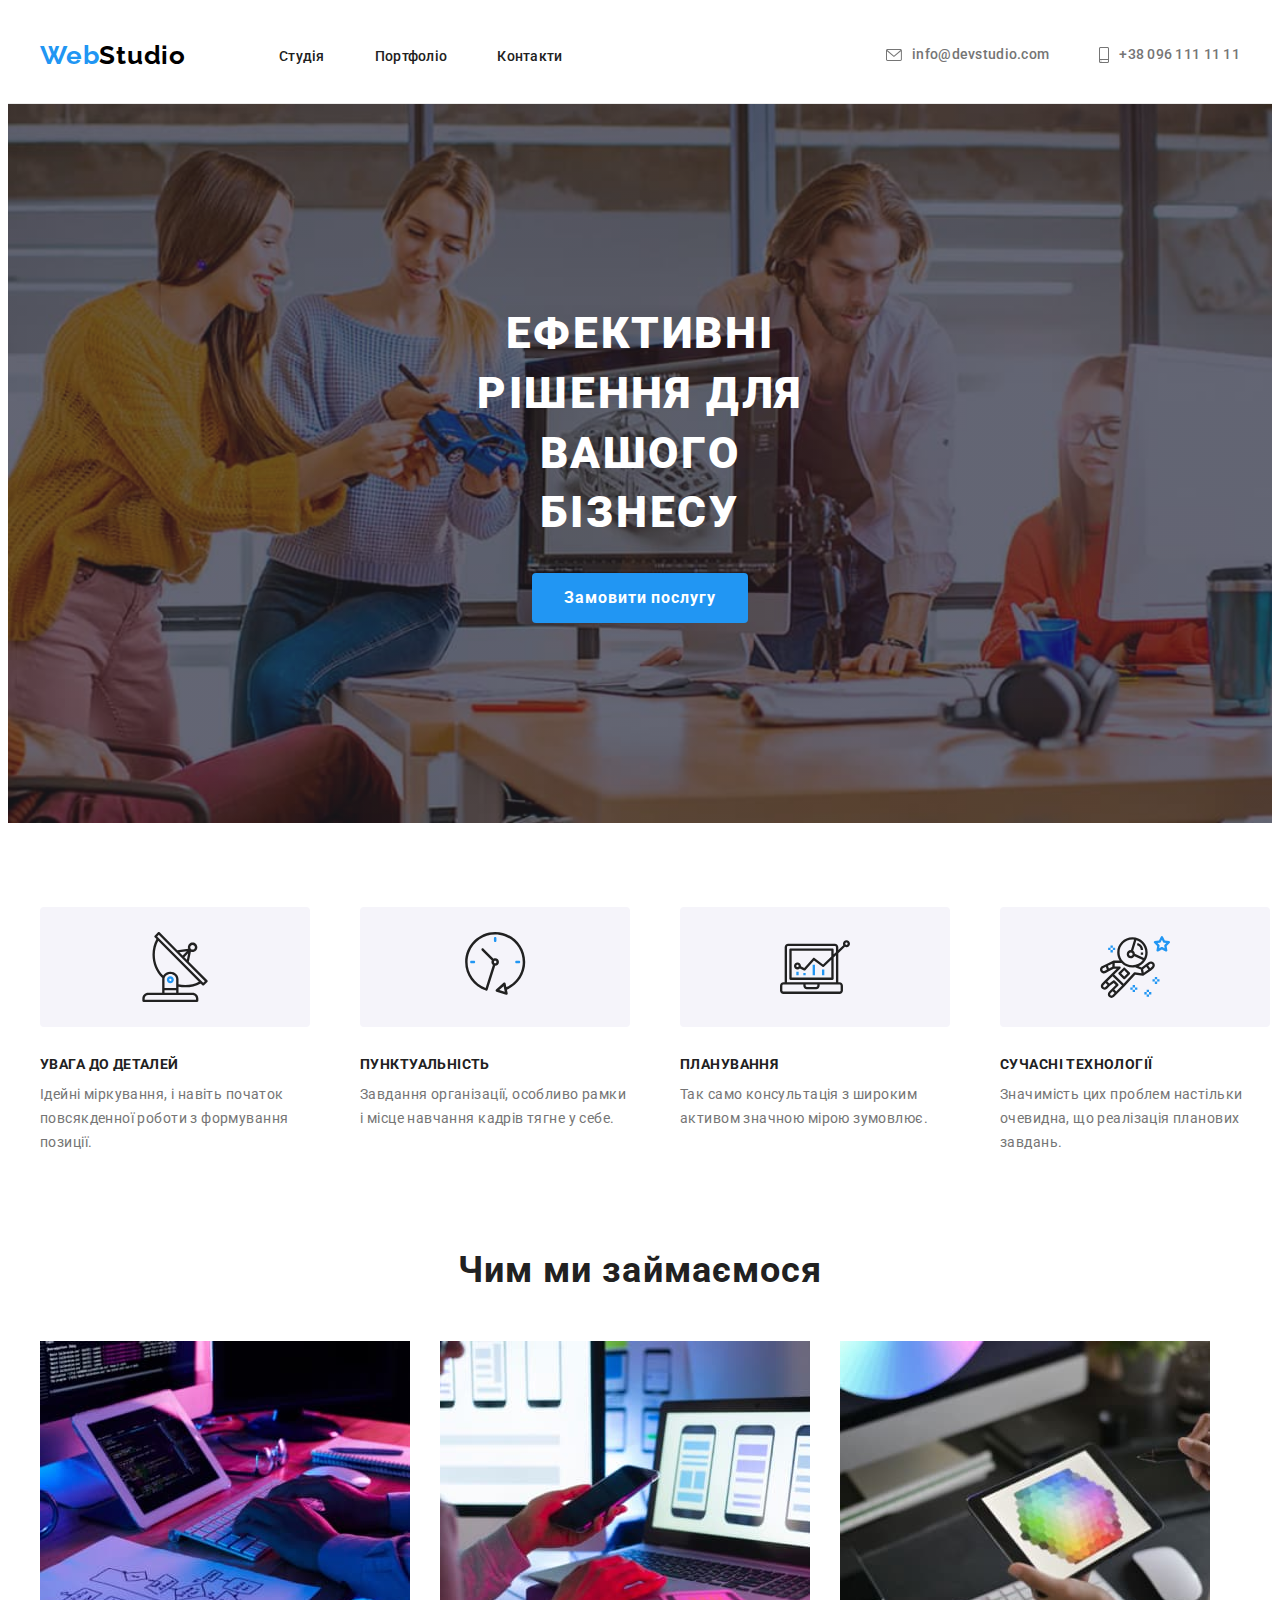
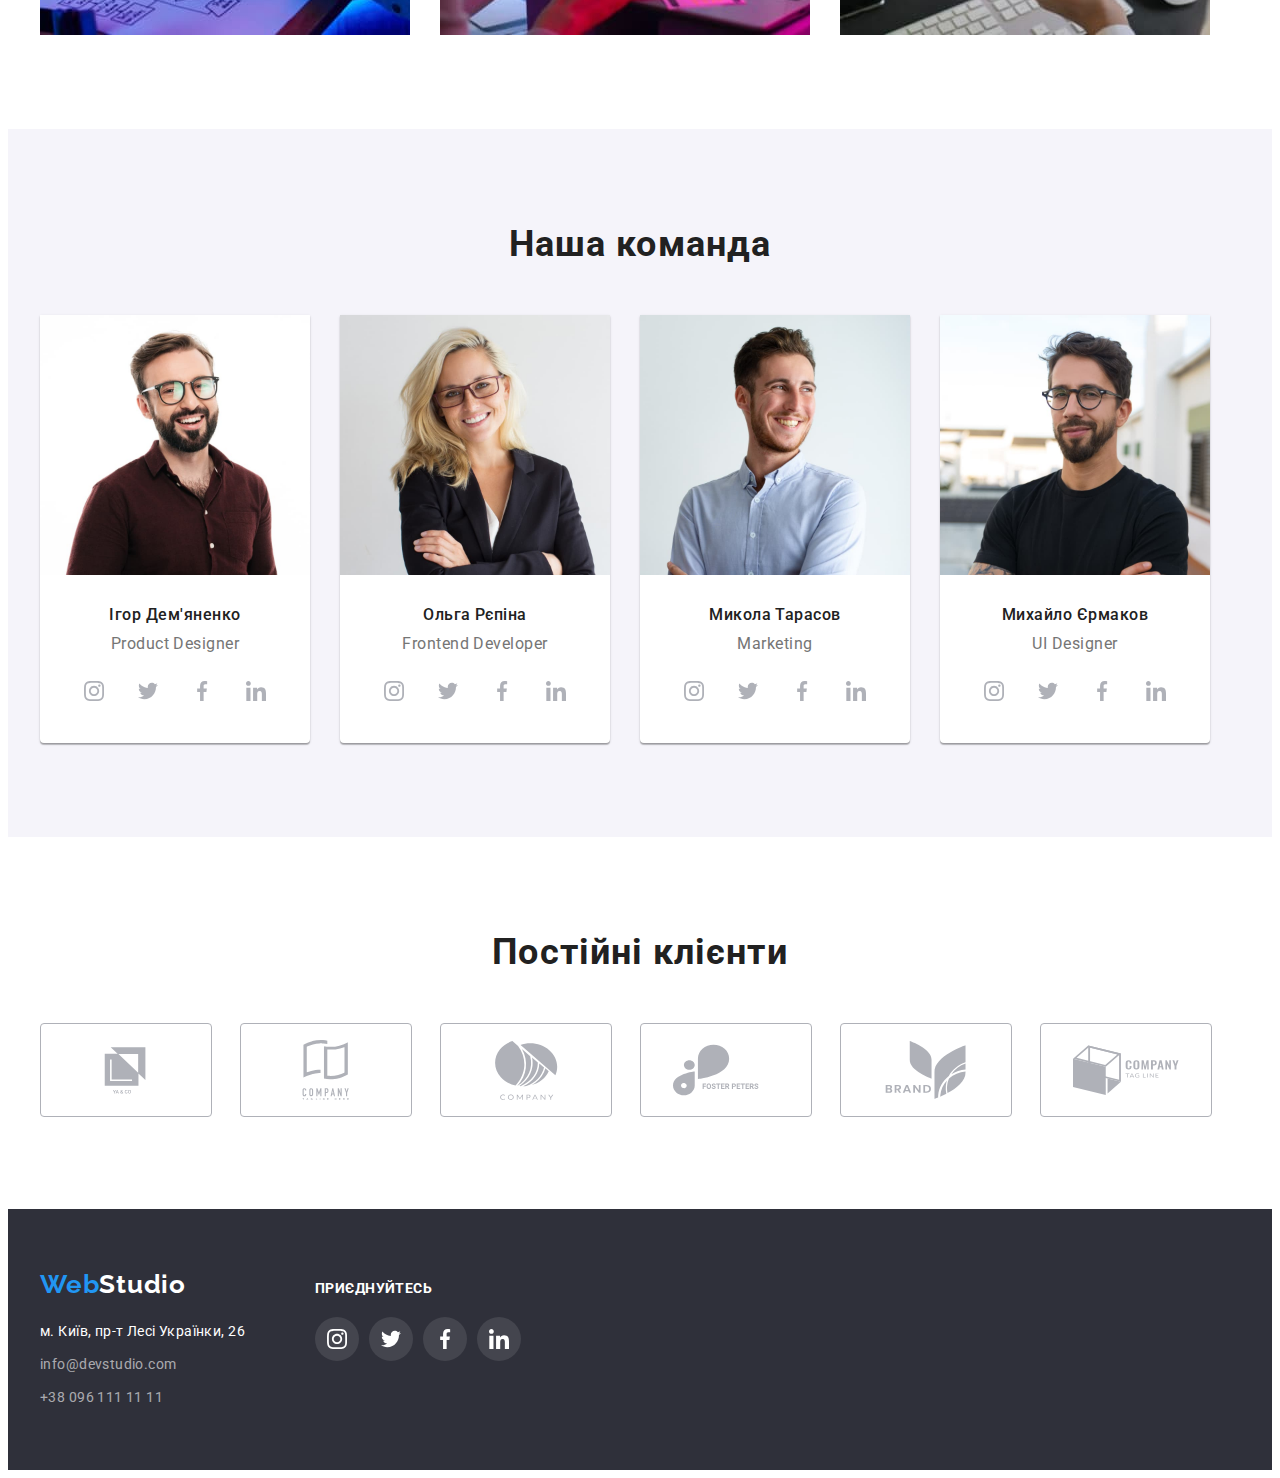
<file: index.html>
<!DOCTYPE html>
<html lang="uk">
    <head>
        <meta charset="UTF-8">
        <meta http-equiv="X-UA-Compatible" content="IE=edge">
        <meta name="viewport" content="width=device-width, initial-scale=1.0">
        <title>Document</title>
        <link rel="preconnect" href="https://fonts.googleapis.com">
        <link rel="preconnect" href="https://fonts.gstatic.com" crossorigin>
        <link href="https://fonts.googleapis.com/css2?family=Raleway:wght@700&family=Roboto:wght@400;500;700;900&display=swap"
            rel="stylesheet">
        <link rel="stylesheet" href="https://cdnjs.cloudflare.com/ajax/libs/modern-normalize/1.1.0/modern-normalize.min.css"
            integrity="sha512-wpPYUAdjBVSE4KJnH1VR1HeZfpl1ub8YT/NKx4PuQ5NmX2tKuGu6U/JRp5y+Y8XG2tV+wKQpNHVUX03MfMFn9Q=="
            crossorigin="anonymous" referrerpolicy="no-referrer" />
        <link rel="stylesheet" href="/css/styles.css">
    </head>
    
     
    <body>
<!--HEADER----------------------------->
        <header class="header">
            <div class="container header-container">
            <nav class="header-navigation">
                <a class="link header-logo" href="./index.html"><span class="logo">Web</span><span class="logo2">Studio</span></a>
                <ul class="list header-list">
                    <li class="header-item">
                        <a class="link header-link" href="/index.html"> Студія</a>
                    </li>
                    <li class="header-item">
                        <a class="link header-link" href="/portfolio.html">Портфоліо</a>
                    </li>
                    <li class="header-item">
                        <a class="link header-link" href="">Контакти</a>
                    </li>
                </ul></nav>
                <div class="header-contact">
                <ul class="list contact">
                    <li><a class="header-mail link" href="mailto:info@devstudio.com">
                        <svg class="contact-icon" width="16" height="12">
                            <use href="./icons/icons.svg#icon-envelope"></use></svg>
                        info@devstudio.com</a></li>
                    <li><a class="header-tel link" href="tel:+380961111111">
                        <svg class="contact-icon" width="10" height="16">
                            <use href="./icons/icons.svg#icon-smartphone"></use>
                        </svg>
                        +38 096 111 11 11</a></li>
                    </div>
            </ul>
            </div>
            </header>
<!-- HERO----------------------------> 
    <main>
        <section class="hero">
        <div class="hero-container">
        <h1 class=  "hero-title">Ефективні рішення для вашого бізнесу</h1>
        <button class="hero-btn" type ="button">Замовити послугу</button>
        </div>
       </section>
<!--ABOUT------------------------------>
            <section class="about ">
                <div class="about-container container">
        <ul class="list">
            <li class="about-element antenna">
                <div class="about-item">
                    <svg class="about-social-icons"  width="70" height="70">
                        <use href="./icons/icons.svg#icon-antenna"></use>
                    </svg>
                </div>
                <h2 class="about-title">УВАГА ДО ДЕТАЛЕЙ</h2>
                <p class="about-text">Ідейні міркування, і навіть початок повсякденної роботи з формування позиції.</p>
            </li>
            <li class="about-element">
                <div class="about-item">
                    <svg class="about-social-icons" width="70" height="70">
                        <use href="./icons/icons.svg#icon-clock">
                        </use>
                    </svg>
                </div> 
                <h2 class="about-title">ПУНКТУАЛЬНІСТЬ</h2>
                <p class="about-text">Завдання організації, особливо рамки і місце навчання кадрів тягне у себе.</p>
            </li>
            <li class="about-element">
                <div class="about-item">
                    <svg class="about-social-icons" width="70" height="70">
                        <use href="./icons/icons.svg#icon-diagram">
                        </use>
                    </svg>
                </div>
                <h2 class="about-title">ПЛАНУВАННЯ</h2>
                <p class="about-text">Так само консультація з широким активом значною мірою зумовлює.</p>
            </li>
            <li class="about-element">
                <div class="about-item">
                    <svg class="about-social-icons" width="70" height="70">
                        <use href="./icons/icons.svg#icon-astronaut">
                        </use>
                    </svg>
                </div>
                <h2 class="about-title">СУЧАСНІ ТЕХНОЛОГІЇ</h2>
                <p class="about-text">Значимість цих проблем настільки очевидна, що реалізація планових завдань.</p>
            </li>
        </ul>
        </div>
        </section>
      

        <section class="about-list" >
           <div class="container container-about-list"">
        <h2 class="about-title2">Чим ми займаємося</h2>
        <ul class="list">
        <li class="about-img"><img src="/images/tayping.jpg" alt="ноутбук" width="370"></li>
        <li class="about-img"><img src="/images/project.jpg" alt="екран" width="370"></li>
        <li class="about-img"><img src="/images/tablet.jpg" alt="планшет" width="370"></li>
        </ul>
        </div>
        </section>
<!--MAIN--------------------->
        <section class="main">
            <div class="container">
        <h2 class="main-title">Наша команда</h2>
        
        <ul class="list main-list">
                <li class="main-element"> <img class="main-img" src="/images/igor.jpg" alt="зображення чоловіка" width="270"> 
                <div class="main-description">
                <h2 class="main-subtitle">Ігор Дем'яненко</h2>
                <p class="main-text" lang="en">Product Designer</p>
                <ul class="main-social-list list">
                    <li class="main-item">
                        <a class="main-link" href="">
                            <svg class="main-social-icon" width="20" height="20">
                                <use href="./icons/icons.svg#icon-instagram"></use>
                            </svg>
                        </a>
                    </li>
                    <li class="main-item">
                        <a class="main-link" href="">
                            <svg class="main-social-icon" width="20" height="20">
                                <use href="./icons/icons.svg#icon-twitter"></use>
                            </svg>
                        </a>
                    </li>
                    <li class="main-item">
                        <a class="main-link" href="">
                            <svg class="main-social-icon" width="20" height="20">
                                <use href="./icons/icons.svg#icon-facebook"></use>
                            </svg>
                        </a>
                    </li>
                    <li class="main-item">
                        <a class="main-link" href="">
                            <svg class="main-social-icon" width="20" height="20">
                                <use href="./icons/icons.svg#icon-linkedinsvg"></use>
                            </svg>
                        </a>
                    </li>
                </ul>
            </div>
        </li>
                <li class="main-element"> <img class="main-img" src="/images/olga.jpg" alt="зображення жінки" width="270">
                <div class="main-description">
                <h2 class="main-subtitle">Ольга Рєпіна</h2>
                <p class="main-text" lang="en">Frontend Developer</p>
                    <ul class="main-social-list list">
                        <li class="main-item">
                            <a class="main-link" href="">
                                <svg class="main-social-icon" width="20" height="20">
                                    <use href="./icons/icons.svg#icon-instagram"></use>
                                </svg>
                            </a>
                        </li>
                        <li class="main-item">
                            <a class="main-link" href="">
                                <svg class="main-social-icon" width="20" height="20">
                                    <use href="./icons/icons.svg#icon-twitter"></use>
                                </svg>
                            </a>
                        </li>
                        <li class="main-item">
                            <a class="main-link" href="">
                                <svg class="main-social-icon" width="20" height="20">
                                    <use href="./icons/icons.svg#icon-facebook"></use>
                                </svg>
                            </a>
                        </li>
                        <li class="main-item">
                            <a class="main-link" href="">
                                <svg class="main-social-icon" width="20" height="20">
                                    <use href="./icons/icons.svg#icon-linkedinsvg"></use>
                                </svg>
                            </a>
                        </li>
                    </ul>
        </div>
    </li>
            <li class="main-element">
                <img class="main-img" src="/images/mykola.jpg" alt="зображення чоловіка" width="270">
                <div class="main-description">
                <h2 class="main-subtitle">Микола Тарасов</h2>
                <p class="main-text" lang="en">Marketing</p>
                <ul class="main-social-list list">
                    <li class="main-item">
                        <a class="main-link" href="">
                            <svg class="main-social-icon" width="20" height="20">
                                <use href="./icons/icons.svg#icon-instagram"></use>
                            </svg>
                        </a>
                    </li>
                    <li class="main-item">
                        <a class="main-link" href="">
                            <svg class="main-social-icon" width="20" height="20">
                                <use href="./icons/icons.svg#icon-twitter"></use>
                            </svg>
                        </a>
                    </li>
                    <li class="main-item">
                        <a class="main-link" href="">
                            <svg class="main-social-icon" width="20" height="20">
                                <use href="./icons/icons.svg#icon-facebook"></use>
                            </svg>
                        </a>
                    </li>
                    <li class="main-item">
                        <a class="main-link" href="">
                            <svg class="main-social-icon" width="20" height="20">
                                <use href="./icons/icons.svg#icon-linkedinsvg"></use>
                            </svg>
                        </a>
                    </li>
                </ul>
            </div>
        </li>
            <li class="main-element">
                <img class="main-img" src="/images/mikhaylo.jpg" alt="зображення чоловіка" width="270">
                <div class="main-description">
                <h2 class="main-subtitle">Михайло Єрмаков</h2>
                <p class="main-text" lang="en">UI Designer</p>
                <ul class="main-social-list list">
                    <li class="main-item">
                        <a class="main-link" href="">
                            <svg class="main-social-icon" width="20" height="20">
                                <use href="./icons/icons.svg#icon-instagram"></use>
                            </svg>
                        </a>
                    </li>
                    <li class="main-item">
                        <a class="main-link" href="">
                            <svg class="main-social-icon" width="20" height="20">
                                <use href="./icons/icons.svg#icon-twitter"></use>
                            </svg>
                        </a>
                    </li>
                    <li class="main-item">
                        <a class="main-link" href="">
                            <svg class="main-social-icon" width="20" height="20">
                                <use href="./icons/icons.svg#icon-facebook"></use>
                            </svg>
                        </a>
                    </li>
                    <li class="main-item">
                        <a class="main-link" href="">
                            <svg class="main-social-icon" width="20" height="20">
                                <use href="./icons/icons.svg#icon-linkedinsvg"></use>
                            </svg>
                        </a>
                    </li>
                </ul> 
            </div>
        </li>
        </ul>
        </div>
        </section>
    </main>

    <!--------------------------- main2 -----------------------  -->
 <section class="main2">
<div class="main2-container container">
    <h2 class="main2-title">Постійні клієнти</h2>
    <ul class="list main-company-list">
        <li class="main-company-items">
            <a class="main-company-link" href="">
                <svg class="main-company-icon" width="106" height="60">
                    <use href="./icons/icons.svg#icon-yaco"></use>
                </svg>
            </a>
        </li>
        <li class="main-company-items">
            <a class="main-company-link" href="">
                <svg class="main-company-icon" width="106" height="60">
                    <use href="./icons/icons.svg#icon-company"></use>
                </svg>
            </a>
        </li>
        <li class="main-company-items">
            <a class="main-company-link" href="">
                <svg class="main-company-icon" width="106" height="60">
                    <use href="./icons/icons.svg#icon-company2"></use>
                </svg>
            </a>
        </li>
        <li class="main-company-items">
            <a class="main-company-link" href="">
                <svg class="main-company-icon" width="106" height="60">
                    <use href="./icons/icons.svg#icon-foter"></use>
                </svg>
            </a>
        </li>
        <li class="main-company-items">
            <a class="main-company-link" href="">
                <svg class="main-company-icon" class="main-company-icon" width="106" height="60">
                    <use href="./icons/icons.svg#icon-brand"></use>
                </svg>
            </a>
        </li>
        <li class="main-company-items">
            <a class="main-company-link" href="">
                <svg class="main-company-icon" width="106" height="60">
                    <use href="./icons/icons.svg#icon-group"></use>
                </svg>
            </a>
        </li>
    </ul>
</div>
 </section>
<!-- FOOTER-------------------------->

    <footer class="footer">
        <div class="footer-container container">


            <div class="container-footer2">
    <a class="link-footer" href=""><span class="logo-footer">Web</span><span class="logo-footer2">Studio</span></a>
        <ul class="list-adress">
            <li class="adress"><a class="link footer-adress" href="https://goo.gl/maps/az3UDY5ZYRjnCUFE9" target="_blank" rel="noopener noreferrer">м. Київ, пр-т Лесі Українки, 26</a></li>
            <li class="adress"><a class="link footer-mail" href="mailto:info@devstudio.com">info@devstudio.com</a></li>
            <li class="adress"><a class="link footer-tel" href="tel:+380961111111">+38 096 111 11 11</a></li>
        </ul>
        </div>


        <div class="footer-item">
            <h2 class="footer-title">приєднуйтесь</h2>
            <ul class="footer-social-list list">
                <li class="footer-social-item">
                    <a class="footer-social-link" href="">
                        <svg class="footer-social-icon" width="20" height="20">
                            <use href="./icons/icons.svg#icon-instagram"></use>
                        </svg>
                    </a>
                </li>
                <li class="footer-social-item">
                    <a class="footer-social-link" href="">
                        <svg class="footer-social-icon" width="20" height="20">
                            <use href="./icons/icons.svg#icon-twitter"></use>
                        </svg>
                    </a>
                </li>
                <li class="footer-social-item">
                    <a class="footer-social-link" href="">
                        <svg class="footer-social-icon" width="20" height="20">
                            <use href="./icons/icons.svg#icon-facebook"></use>
                        </svg>
                    </a>
                </li>
                <li class="footer-social-item">
                    <a class="footer-social-link" href="">
                        <svg class="footer-social-icon" width="20" height="20">
                            <use href="./icons/icons.svg#icon-linkedinsvg"></use>
                        </svg>
                    </a>
                </li>
            </ul>
        </div>
        </div>
    </footer>
</body>
</html>
</file>
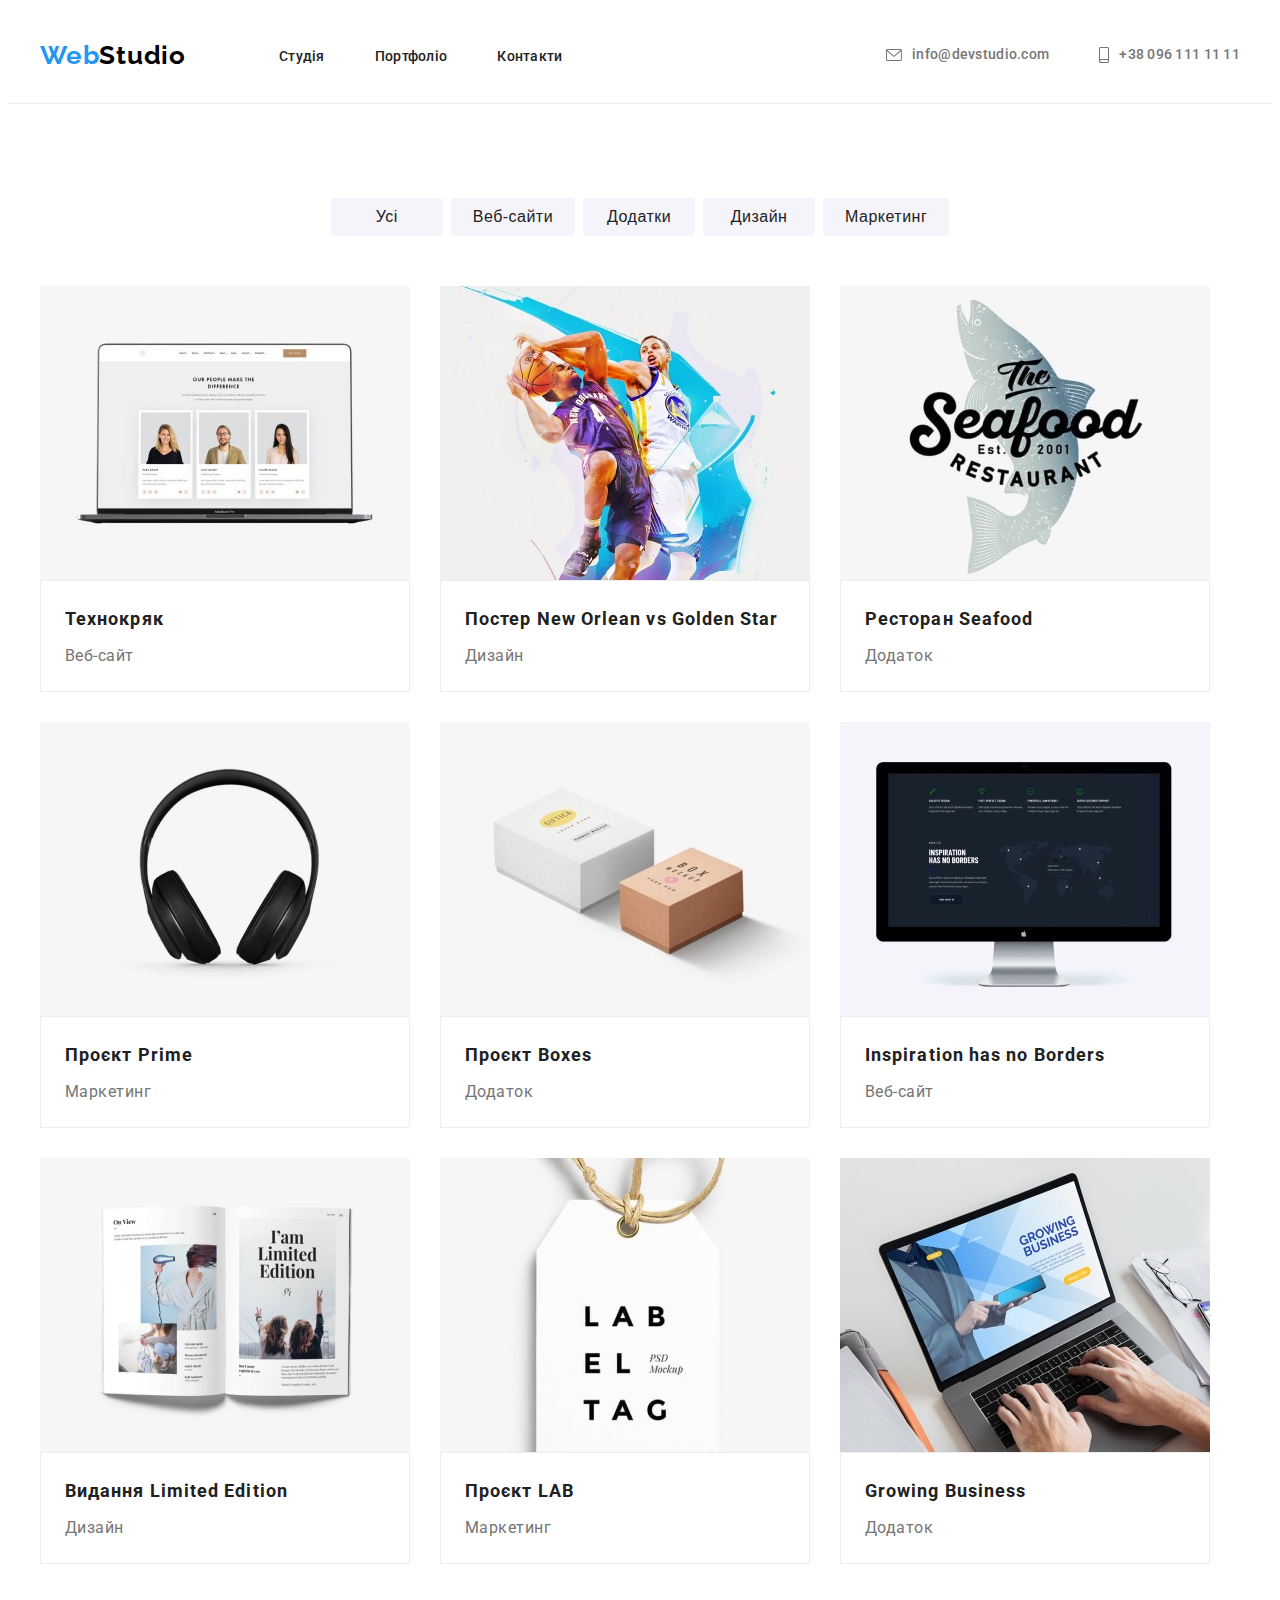
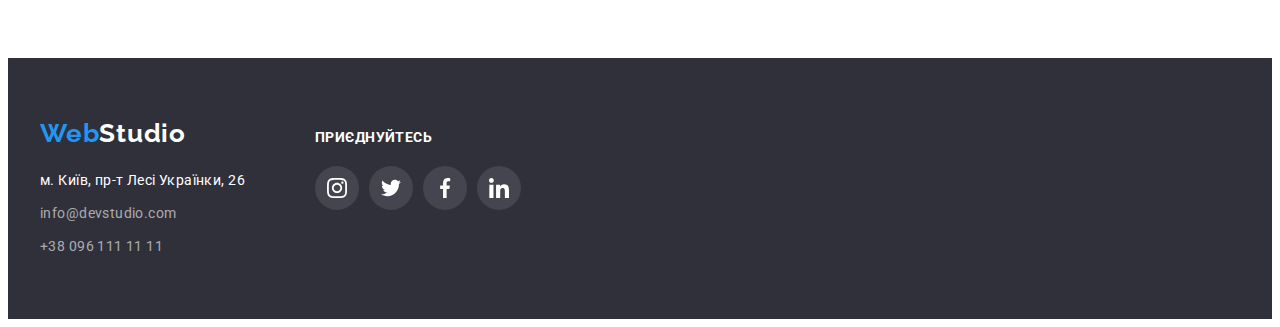
<file: portfolio.html>
<!DOCTYPE html>
<html lang="uk">

<head>
    <meta charset="UTF-8">
    <meta http-equiv="X-UA-Compatible" content="IE=edge">
    <meta name="viewport" content="width=device-width, initial-scale=1.0">
    <title>Document</title>
    <link rel="preconnect" href="https://fonts.googleapis.com">
    <link rel="preconnect" href="https://fonts.gstatic.com" crossorigin>
    <link
        href="https://fonts.googleapis.com/css2?family=Raleway:wght@700&family=Roboto:wght@400;500;700;900&display=swap"
        rel="stylesheet">
    <link rel="stylesheet" href="/css/styles.css">
</head>


<body>
<!--HEADER----------------------------->
        <header class="header">
            <div class="container header-container">
                <nav class="header-navigation">
                    <a class="link header-logo" href="./index.html"><span class="logo">Web</span><span
                            class="logo2">Studio</span></a>
                    <ul class="list header-list">
                        <li class="header-item">
                            <a class="link header-link" href="/index.html"> Студія</a>
                        </li>
                        <li class="header-item">
                            <a class="link header-link" href="/portfolio.html">Портфоліо</a>
                        </li>
                        <li class="header-item">
                            <a class="link header-link" href="">Контакти</a>
                        </li>
                    </ul>
                </nav>
                <div class="header-contact">
                    <ul class="list contact">
                        <li><a class="header-mail link" href="mailto:info@devstudio.com">
                                <svg class="contact-icon" width="16" height="12">
                                    <use href="./icons/icons.svg#icon-envelope"></use>
                                </svg>
                                info@devstudio.com</a></li>
                        <li><a class="header-tel link" href="tel:+380961111111">
                                <svg class="contact-icon" width="10" height="16">
                                    <use href="./icons/icons.svg#icon-smartphone"></use>
                                </svg>
                                +38 096 111 11 11</a></li>
                </div>
                </ul>
            </div>
        </header>

<!--MAIN----------------------------------->

<main>
    <section class="main-portfolio">
        <div class="btn-container container">
    <h1 class="title-portfolio">Наші роботи</h1><!--display:none-->

    <ul class="list list-btn">
        <li class="btn-element"><button class="main-btn pointer">Усі</button></li>
        <li class="btn-element"><button class="main-btn pointer">Веб-сайти</button></li>
        <li class="btn-element"><button class="main-btn pointer">Додатки</button></li>
        <li class="btn-element"><button class="main-btn pointer">Дизайн</button></li>
        <li class="btn-element"><button class="main-btn pointer">Маркетинг</button></li>
    </ul>
    </div>
    
    <!--Hero--------------------->
<div class="container">
    <ul class="list list-portfolio">
        
        <li class="flex-element">
            <div class="flex-element-wrap">
            <img src="/images/web-site.jpg" alt="" width="370" height="294" >
            </div>
            <div class="portfolio-text">
            <h2 class="hero-subtitle">Технокряк</h2>
            <p class="hero-text">Веб-сайт</p>
            </div>
        </li>
            <li class="flex-element">
                <div class="flex-element-wrap">
                <img src="/images/basketball.jpg" alt="" width="370" height="294">
                </div>
                <div class="portfolio-text">
                <h2 class="hero-subtitle">Постер New Orlean vs Golden Star</h2>
                <p class="hero-text">Дизайн</p>
                </div>
            </li>
            <li class="flex-element">
                <div class="flex-element-wrap">
                <img src="/images/fish.jpg" alt="" width="370" height="294">
                </div>
                <div class="portfolio-text">
                <h2 class="hero-subtitle">Ресторан Seafood</h2>
                <p class="hero-text">Додаток</p>
                </div>
            </li>
            <li class="flex-element">
                <div class="flex-element-wrap">
                <img src="/images/headphones.jpg" alt="" width="370" height="294">
                </div>
                <div class="portfolio-text">
                <h2 class="hero-subtitle">Проєкт Prime</h2>
                <p class="hero-text">Маркетинг</p>
                </div>
            </li>
            <li class="flex-element">
                <div class="flex-element-wrap">
                <img src="/images/box.jpg" alt="" width="370" height="294">
                </div>
                <div class="portfolio-text">
                <h2 class="hero-subtitle">Проєкт Boxes</h2>
                <p class="hero-text">Додаток</p>
                </div>
            </li>
            <li class="flex-element">
                <div class="flex-element-wrap">
                <img src="/images/screen.jpg" alt="" width="370" height="294">
                </div>
                <div class="portfolio-text">
                <h2 class="hero-subtitle" lang="en">Inspiration has no Borders</h2>
                <p class="hero-text">Веб-сайт</p>
                </div>
            </li>
            <li class="flex-element">
                <div class="flex-element-wrap">
                <img src="/images/magazine.jpg" alt="" width="370" height="294">
                </div>
                <div class="portfolio-text">
                <h2 class="hero-subtitle">Видання Limited Edition</h2>
                <p class="hero-text">Дизайн</p>
                </div>
            </li>
            <li class="flex-element">
                <div class="flex-element-wrap">
                <img src="/images/label.jpg" alt="" width="370" height="294">
                </div>
                <div class="portfolio-text">
                <h2 class="hero-subtitle">Проєкт LAB</h2>
                <p class="hero-text">Маркетинг</p>
                </div>
            </li>
            <li class="flex-element">
                <div class="flex-element-wrap">
                <img src="/images/laptop.jpg" alt="" width="370" height="294">
                </div>
                <div class="portfolio-text">
                <h2 class="hero-subtitle">Growing Business</h2>
                <p class="hero-text">Додаток</p>
                </div>
            </li>
    </ul>
    </div>
    </section>
</main>
    


<!-- FOOTER-------------------------->

<footer class="footer">
    <div class="footer-container container">


        <div class="container-footer2">
            <a class="link-footer" href=""><span class="logo-footer">Web</span><span
                    class="logo-footer2">Studio</span></a>
            <ul class="list-adress">
                <li class="adress"><a class="link footer-adress" href="https://goo.gl/maps/az3UDY5ZYRjnCUFE9"
                        target="_blank" rel="noopener noreferrer">м. Київ, пр-т Лесі Українки, 26</a></li>
                <li class="adress"><a class="link footer-mail" href="mailto:info@devstudio.com">info@devstudio.com</a>
                </li>
                <li class="adress"><a class="link footer-tel" href="tel:+380961111111">+38 096 111 11 11</a></li>
            </ul>
        </div>


        <div class="footer-item">
            <h2 class="footer-title">приєднуйтесь</h2>
            <ul class="footer-social-list list">
                <li class="footer-social-item">
                    <a class="footer-social-link" href="">
                        <svg class="footer-social-icon" width="20" height="20">
                            <use href="./icons/icons.svg#icon-instagram"></use>
                        </svg>
                    </a>
                </li>
                <li class="footer-social-item">
                    <a class="footer-social-link" href="">
                        <svg class="footer-social-icon" width="20" height="20">
                            <use href="./icons/icons.svg#icon-twitter"></use>
                        </svg>
                    </a>
                </li>
                <li class="footer-social-item">
                    <a class="footer-social-link" href="">
                        <svg class="footer-social-icon" width="20" height="20">
                            <use href="./icons/icons.svg#icon-facebook"></use>
                        </svg>
                    </a>
                </li>
                <li class="footer-social-item">
                    <a class="footer-social-link" href="">
                        <svg class="footer-social-icon" width="20" height="20">
                            <use href="./icons/icons.svg#icon-linkedinsvg"></use>
                        </svg>
                    </a>
                </li>
            </ul>
        </div>
    </div>
</footer>
</body>

</html>
</file>
<file: css/styles.css>
:root {
    --main-title-color: #212121;
    --second-titlt-color: #FFFFFF;
    --main-text-color: #757575;
    --second-text-color: rgba(255, 255, 255, 0.6);
    --accent-color: #2196F3;
    --btn-color: #FFFFFF;
    --header-text-color: #212121;
    --second-btn-color: #212121;
}

p, h1, h2, h3, h4, h5, h6 {
    margin: 0 ;
}
img {
display: block;
max-width: 100%;
height: auto;
}

ul {
    margin: 0;
    padding: 0;
}
button {
    cursor: pointer;
}

body  {
    font-family: 'Roboto', sans-serif;
}

.list {
    list-style: none;
}

.link {
    text-decoration: none;
}

.container {
    width: 1200px;
    padding-left: 15px;
    padding-right: 15px;
    margin: 0 auto;
}

/* ----------------Header------------------------------*/
.header-list {
    display: flex;
}

.header-navigation {
    display: flex;
    align-items: center;
}
 

.header-container {
    display: flex;
    align-items: center;
}

.header-contact{
    margin-left: auto;
}

.header {
    padding-top: 32px;
    padding-bottom: 32px;
}

.logo {
    color: var(--accent-color);
}

.logo2 {
    color: black;
}
 
.header-logo {
    font-family: 'Raleway';
        font-style: normal;
        font-weight: 700;
        font-size: 26px;
        line-height: 1.19;
        letter-spacing: 0.03em;
        margin-right: 93px;
}

.header-link {
        font-weight: 500;
        font-size: 14px;
        line-height: 1.14;
        letter-spacing: 0.02em;
        color: var(--header-text-color);
}

.header-item {
    margin-right: 50px; 
}

.header-item:last-child {
    margin-right: 0;
}


.header-mail {
        font-weight: 500;
        font-size: 14px;
        line-height: 1.14;
        letter-spacing: 0.02em;
        color: #757575;
        display: flex;
            align-items: center;
            justify-content: center;
}



.header-tel {
    font-weight: 500;
        font-size: 14px;
        line-height: 1.14;
        letter-spacing: 0.02em;
        color: #757575;
        margin-left: 50px;
        display: flex;
            align-items: center;
            justify-content: center;
} 

.contact-icon {
    fill: currentColor;
}


.header-link:hover, .header-link:focus{
    color: var(--accent-color);
}
.header-mail:hover, .header-mail:focus {
    color: var(--accent-color);
}
.header-tel:hover, header-tel:focus {
    color: var(--accent-color);
}

.header {
    border-bottom: 1px solid #ECECEC;
}

.contact-icon {
    margin-right: 10px;
}
/*---------------------HERO-----------------------------*/
.hero {
    background-color: #2F303A;
    max-width: 1600px;
    padding: 200px 452px 200px 452px;
    background-image: linear-gradient(
    rgba(47, 48, 58, 0.4),
    rgba(47, 48, 58, 0.4)
    ),
    url(/images/background.jpg);
    background-repeat: no-repeat;
        background-position: center;
        background-size: cover;
}


.hero-title {
    font-weight: 900;
    font-size: 44px;
    line-height: 1.36;
    text-align: center;
    letter-spacing: 0.06em;
    text-transform: uppercase;
    color: var(--second-titlt-color);
    margin-bottom: 30px;
}

.hero-btn {
    font-family: inherit;
    font-weight: 700;
    font-size: 16px;
    line-height: 1.88;
    letter-spacing: 0.06em;
    background-color: var(--accent-color);    
    color: var(--btn-color);

    display: flex ;
    align-items: center;
    text-align: center;

    min-width: 216px;
    min-height: 50px;
    border-radius: 4px;
    border: none;
    margin-left: auto;
    margin-right: auto;  
    padding: 10px 32px;
}

 /*ABOUT---------------------------*/
.about {
    padding-top: 84px;
    padding-bottom: 94px;
}

.about-list {
    padding-bottom: 94px;
}

 .list {
    display: flex;
}

.about-element:not(:last-child) {
    margin-right: 50px;
}

.about-img:not(:last-child) {
    margin-right: 30px;
}


.about-title {
        margin-bottom: 10px;

        font-weight: 700;
        font-size: 14px;
        line-height: 1.14;
        letter-spacing: 0.03em;
        text-transform: uppercase;
        color: var(--main-title-color);
}

.about-text {
    font-weight: 400;
    font-size: 14px;
    line-height: 1.71;
    letter-spacing: 0.03em;
    color: var(--main-text-color);
}

.about-title2{
    margin-bottom: 50px;

    font-weight: 700;
        font-size: 36px;
        line-height: 1.17;
        text-align: center;
        letter-spacing: 0.03em;
        color: var(--main-title-color);
 
}

.about-img:not(:last-child) {
    margin-right: 30px;
}

.about-item {
width: 270px;
height: 120px;
background-color: #F5F4FA;
border-radius: 4px ;
margin-bottom: 30px;
display: flex;
align-items: center;
justify-content: center;
}

/*MAIN-----------------------*/

.main {
    padding-top: 94px;
    padding-bottom: 94px;
    background: #F5F4FA;

}

.main-title {
    margin-bottom: 50px;

        font-weight: 700;
        font-size: 36px;
        line-height: 1.17;
        text-align: center;
        letter-spacing: 0.03em;
        color: var(--main-title-color);
}

.main-subtitle {
        font-weight: 500;
        font-size: 16px;
        line-height: 1.19;
        text-align: center;
        letter-spacing: 0.03em;
        color: var(--main-title-color)
}

.main-text {
    
        font-weight: 400;
        font-size: 16px;
        line-height: 1.19;
        text-align: center;
        letter-spacing: 0.03em;
        color: var(--main-text-color);
}

.main-element:not(:last-child){
    margin-right: 30px;
}

.main-subtitle {
    margin-bottom: 10px;
}

.main-description {
        padding-top: 30px;
        padding-right: 32px;
        padding-bottom: 30px;
        padding-left: 32px;
}

.main-element {
    background: #FFFFFF;
        /* material shadow v1 */
        box-shadow: 0px 1px 3px rgba(0, 0, 0, 0.12), 0px 1px 1px rgba(0, 0, 0, 0.14), 0px 2px 1px rgba(0, 0, 0, 0.2);
        border-radius: 0px 0px 4px 4px;
}

.main-social-list {
    display: flex;
    justify-content: center;
    margin-top: 16px;  
    
}

.main-item {
    width: 44px;
    height: 44px;
    
}

.main-link {
    width: 100%;
    height: 100%;
    display: flex;
    align-items: center;
    justify-content: center;
    color: #AFB1B8;
}


.main-social-icon {
    fill: currentColor;
}


.main-link:hover,
.main-link:focus {
    background-color: var(--accent-color);
    border-radius: 50px;
    color: #FFFFFF;
}

.main-item:not(:last-child) {
    margin-right: 10px;
}
/* --------------MAIN 2 -------------------- */
.main2 {
    padding-top: 94px;
    padding-bottom: 94px;
}
.main2-title {
    margin-bottom: 50px;

    font-weight: 700;
    font-size: 36px;
    line-height: 1.17;
    text-align: center;
    letter-spacing: 0.03em;

    color: var(--main-title-color);
}

.main-company-items {
    width: 170px;
    height: 92px;
}
.main-company-link  {
    width: 100%;
    height: 100%;
    border: 1px solid #AFB1B8;
    border-radius: 4px;
    display: flex;
    align-items: center;
    justify-content: center;
    color: #AFB1B8;
}


.main-company-icon {
    fill: currentColor;
}

.main-company-link:hover,
.main-company-link:focus {
    border: 1px solid var(--accent-color);
    border-radius: 4px;
    color: var(--accent-color);
}

.main-company-items:not(:last-child) {
    margin-right: 30px;
}
/*FOOTER--------------------------*/

.footer {
    padding-top: 60px;
    padding-bottom: 60px;
    background: #2F303A;  
}

.footer-container {
    display: flex;
}

.list-adress {
    list-style: none;
}

.adress:not(:last-child) {
    margin-bottom: 9px;
}

.link-footer {
    display: block;
    margin-bottom: 20px;
    text-decoration: none;
}

.logo-footer {

    font-family: 'Raleway';
    font-style: normal;
    font-weight: 700;
    font-size: 26px;
    line-height: 1.19;
    letter-spacing: 0.03em;
    color: var(--accent-color);

}

.logo-footer2 {
    font-family: 'Raleway';
        font-style: normal;
        font-weight: 700;
        font-size: 26px;
        line-height: 1.19;
        letter-spacing: 0.03em;
    color: #FFFFFF;

}

.footer-adress {
    font-weight: 400;
    font-size: 14px;
    line-height: 1.71;
    letter-spacing: 0.03em;
     color: var(--second-titlt-color)
}

.footer-mail {
        font-weight: 400;
        font-size: 14px;
        line-height: 1.71;
        letter-spacing: 0.03em;
        color: var(--second-text-color);
}

.footer-tel {
        font-weight: 400;
        font-size: 14px;
        line-height: 1.71;
        letter-spacing: 0.03em;
        color: var(--second-text-color);
}


.footer-item {
   margin-left: 70px;
   padding-top: 12px; 
}

.footer-title {
        font-weight: 700;
        font-size: 14px;
        line-height: 1.14;
        letter-spacing: 0.03em;
        text-transform: uppercase;
    
        color: #FFFFFF;

        margin-bottom: 20px;
}

.footer-social-item {
    width: 44px;
    height: 44px;
}

.footer-social-link {
    width: 100%;
    height: 100%;
    background-color: rgba(255, 255, 255, 0.1);
    border-radius: 50%;
    display: flex;
    justify-content: center;
    align-items: center;
    color: #FFFFFF;
}

.footer-social-icon {
    fill: currentColor;
}

.footer-social-link:hover, 
.footer-social-link:focus {
    background-color: var(--accent-color);
}
 
.footer-social-item + .footer-social-item {
    margin-left: 10px;
}
/*--------------Portfolio-----------------*/

/*MAIN*/

.main-portfolio {
    padding-top: 94px;
    padding-bottom: 94px;
}
 .title-portfolio {
    display: none;
 }

 .main-btn {
        font-weight: 500;
        font-size: 16px;
        line-height: 1.62;
        text-align: center;
        letter-spacing: 0.03em;
        color: var(--second-btn-color);

        background-color: #F5F4FA;
        border: none;
        border-radius: 4px;
        min-width: 112px;
        min-height: 38px;
        padding: 6px 22px;
    }

 .btn-element:not(:last-child) {
    margin-right: 8px;   
 }

.btn-container {
    display: flex;
    justify-content: center;
    margin-bottom: 50px;
     
}

 
 .main-btn:hover, .main-btn:focus {
        color: #FFFFFF;
        background-color: var(--accent-color);
        box-shadow: 0px 3px 1px rgba(0, 0, 0, 0.1), 0px 1px 2px rgba(0, 0, 0, 0.08), 0px 2px 2px rgba(0, 0, 0, 0.12);
     }

        /*-----------------PORTFOLIO HERO----------------------*/
.list-portfolio {
            display: flex;
            flex-wrap: wrap;
        }


.flex-element {
    margin-right: 30px;
    margin-bottom: 30px;
}
.portfolio-text {
    padding: 20px 24px;
}

.hero-subtitle{
    margin-bottom: 4px;
}

.portfolio-text {
    border: 1px solid #EEEEEE;
}


.flex-element:nth-child(3n) {
    margin-right: 0;
}

.flex-element:nth-last-child(-n+3) {
    margin-bottom: 0;
}


.hero-subtitle {
        font-weight: 700;
        font-size: 18px;
        line-height: 2.00;
        letter-spacing: 0.06em;
        color: var(--main-title-color);
}

.hero-text {
        font-weight: 400;
        font-size: 16px;
        line-height: 1.88;
        letter-spacing: 0.03em;
        color: var(--main-text-color);
}

.flex-element:hover {
    box-shadow: 0px 1px 1px rgba(0, 0, 0, 0.12), 0px 4px 4px rgba(0, 0, 0, 0.06), 1px 4px 6px rgba(0, 0, 0, 0.16);
}
</file>
